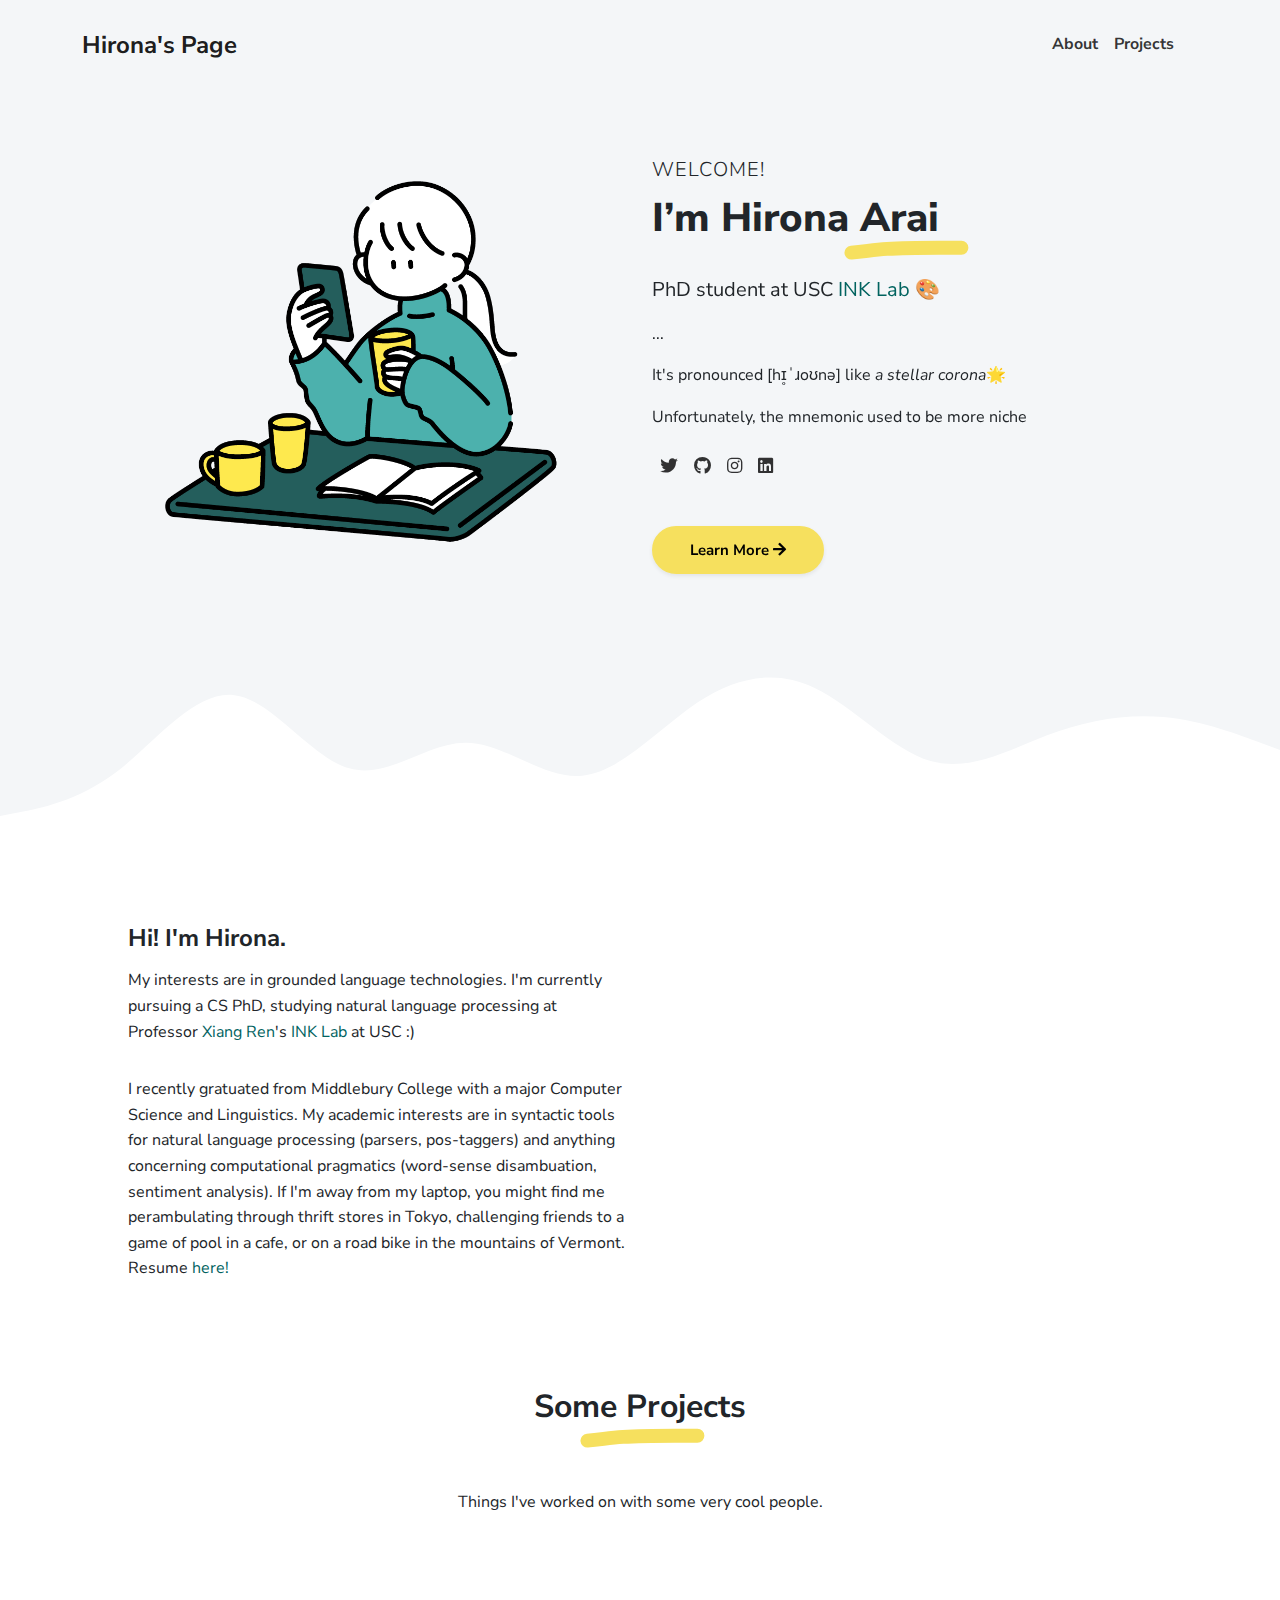
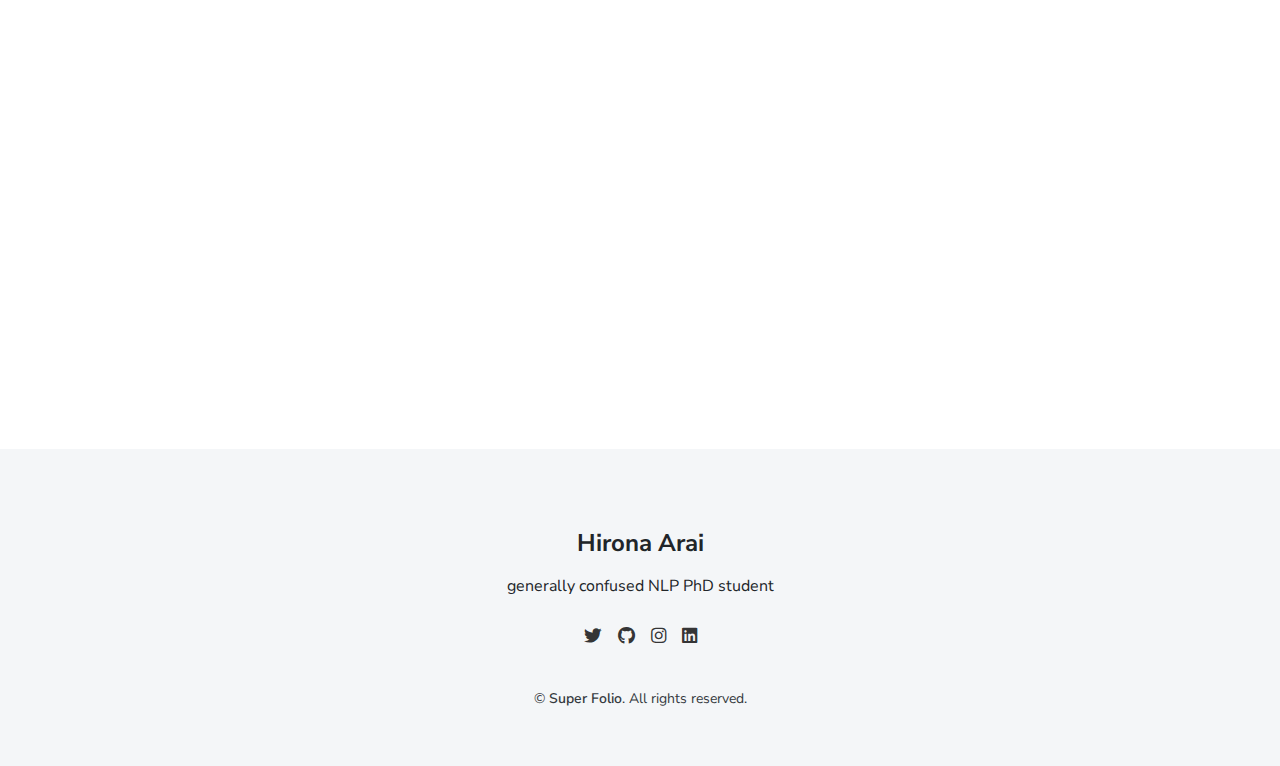
<file: index.html>
<!DOCTYPE html>
<!-- upto 2 directory depth-->
<html lang="en-US">
  <head>
    <meta charset="UTF-8">
    <meta http-equiv="X-UA-Compatible" content="IE=edge">
    <meta name="viewport" content="width=device-width, initial-scale=1">
    <title>Hirona Arai</title>
    <link rel="shortcut icon" type="images/illustrations" href="favicon.ico" />
    <link rel="preconnect" href="https://fonts.gstatic.com" crossorigin="crossorigin"/>
    <link rel="preload" as="style" href="https://fonts.googleapis.com/css2?family=Nunito+Sans:wght@300;400;700;800&amp;display=swap"/>
    <link rel="stylesheet" href="https://fonts.googleapis.com/css2?family=Nunito+Sans:wght@300;400;700;800&amp;display=swap" media="print" onload="this.media='all'"/>
    <noscript>
      <link rel="stylesheet" href="https://fonts.googleapis.com/css2?family=Nunito+Sans:wght@300;400;700;800&amp;display=swap"/>
    </noscript>
    <link href="./css/font-awesome/css/all.min.css?ver=1.2.0" rel="stylesheet">
    <link href="./css/bootstrap-icons/bootstrap-icons.css?ver=1.2.0" rel="stylesheet">
    <link href="./css/bootstrap.min.css?ver=1.2.0" rel="stylesheet">
    <link href="./css/aos.css?ver=1.2.0" rel="stylesheet">
    <link href="./css/main.css?ver=1.2.0" rel="stylesheet">
    <noscript>
      <style type="text/css">
        [data-aos] {
            opacity: 1 !important;
            transform: translate(0) scale(1) !important;
        }
      </style>
    </noscript>
  </head>
  <body id="top">
    <header class="bg-light">
      <nav class="navbar navbar-expand-lg navbar-light bg-light" id="header-nav" role="navigation">
        <div class="container"><a class="link-dark navbar-brand site-title mb-0" href="#">Hirona's Page</a>
          <button class="navbar-toggler" type="button" data-bs-toggle="collapse" data-bs-target="#navbarSupportedContent" aria-controls="navbarSupportedContent" aria-expanded="false" aria-label="Toggle navigation"><span class="navbar-toggler-icon"></span></button>
          <div class="collapse navbar-collapse" id="navbarSupportedContent">
            <ul class="navbar-nav ms-auto me-2">
              <li class="nav-item"><a class="nav-link" href="#about">About</a></li>
              <li class="nav-item"><a class="nav-link" href="#projects">Projects</a></li>
              <!-- <li class="nav-item"><a class="nav-link" href="#skills">Skills</a></li> -->
              <!-- <li class="nav-item"><a class="nav-link" href="#portfolio">Portfolio</a></li>
              <li class="nav-item"><a class="nav-link" href="#experience">Experience</a></li> -->
              <!-- <li class="nav-item"><a class="nav-link" href="#contact">Contact</a></li> -->
            </ul>
          </div>
        </div>
      </nav>
    </header>
    <div class="page-content">
      <div id="content">
<header>
  <div class="cover bg-light">
    <div class="container px-3">
      <div class="row">
        <div class="col-lg-6 p-2" data-aos="fade-right" data-aos-delay="50"><img class="img-fluid" src="images/illustrations/phone.png" alt="hello"/></div>
        <div class="col-lg-6">
          <div class="mt-5">
            <p class="lead text-uppercase mb-1">Welcome!</p>
            <h1 class="intro-title marker" data-aos="fade-left" data-aos-delay="50">I’m Hirona Arai</h1>
            <p class="lead fw-normal mt-3" data-aos="fade-up" data-aos-delay="100">PhD student at USC <a class="my" href="https://inklab.usc.edu/">INK Lab</a> 🎨</p>
            <p data-aos="fade-up" data-aos-delay="100">...</p>
            <p data-aos="fade-up" data-aos-delay="100">It's pronounced [hɪ̥ˈɹoʊnə] like <i>a stellar corona</i>🌟</p>
            <p data-aos="fade-up" data-aos-delay="100">Unfortunately, the mnemonic used to be more niche</p>
            <div class="social-nav" data-aos="fade-up" data-aos-delay="200">
              <nav role="navigation">
                <ul class="nav justify-content-left">
                  <li class="nav-item"><a class="nav-link" href="https://twitter.com/hironaarai" title="Twitter"><i class="fab fa-twitter"></i><span class="menu-title sr-only">Twitter</span></a></li>
				  <li class="nav-item"><a class="nav-link" href="https://github.com/hjarai" title="Github"><i class="fab fa-github"></i><span class="menu-title sr-only">Github</span></a></li> 
				  <!-- <li class="nav-item"><a class="nav-link" href="https://www.facebook.com/templateflip" title="Facebook"><i class="fab fa-facebook"></i><span class="menu-title sr-only">Facebook</span></a></li> -->
                  <li class="nav-item"><a class="nav-link" href="https://www.instagram.com/hironaisshort" title="Instagram"><i class="fab fa-instagram"></i><span class="menu-title sr-only">Instagram</span></a></li>
                  <li class="nav-item"><a class="nav-link" href="https://www.linkedin.com/in/hironaarai/" title="LinkedIn"><i class="fab fa-linkedin"></i><span class="menu-title sr-only">LinkedIn</span></a></li>
                  <!-- <li class="nav-item"><a class="nav-link" href="https://www.behance.net/templateflip" title="Behance"><i class="fab fa-behance"></i><span class="menu-title sr-only">Behance</span></a></li> -->
                </ul>
              </nav>
            </div>
            <div class="mt-3" data-aos="fade-up" data-aos-delay="200"><a class="btn btn-primary shadow-sm mt-1 hover-effect" href="#about">Learn More <i class="fas fa-arrow-right"></i></a></div>
          </div>
        </div>
      </div>
    </div>
  </div>
  <div class="wave-bg"></div>
</header>
<div class="section pt-4 px-3 px-lg-4" id="about">
  <div class="container-narrow">
    <div class="row">
      <div class="col-md-6">
        <h2 class="h4 my-2">Hi! I'm Hirona.</h2>
        <p>My interests are in grounded language technologies. I'm currently pursuing a CS PhD, studying natural language processing at Professor 
			<a class="my" href="https://shanzhenren.github.io/">Xiang Ren</a>'s  <a class="my" href="https://inklab.usc.edu/">INK Lab</a> at USC :)</p>
        <div class="row mt-3">
          <p>I recently gratuated from Middlebury College with a major Computer Science and Linguistics. My academic interests are in syntactic tools 
			for natural language processing (parsers, pos-taggers) and anything concerning computational pragmatics (word-sense disambuation, sentiment analysis).

          If I'm away from my laptop, you might find me perambulating through thrift stores in Tokyo, challenging friends to a game of pool in a cafe, 
		  or on a road bike in the mountains of Vermont. Resume <a class="my" href="docs/me.pdf">here!</a></p>
          <!-- <div class="col-sm-2">
            <div class="pb-1">Age:</div>
          </div>
          <div class="col-sm-10">
            <div class="pb-1 fw-bolder">28</div>
          </div>
          <div class="col-sm-2">
            <div class="pb-1">Email:</div>
          </div>
          <div class="col-sm-10">
            <div class="pb-1 fw-bolder">walter@company.com</div>
          </div>
          <div class="col-sm-2">
            <div class="pb-1">Skype:</div>
          </div>
          <div class="col-sm-10">
            <div class="pb-1 fw-bolder">username@skype.com</div>
          </div>
          <div class="col-sm-2">
            <div class="pb-1">Phone:</div>
          </div>
          <div class="col-sm-10">
            <div class="pb-1 fw-bolder">+0718-111-0011</div>
          </div>
          <div class="col-sm-2">
            <div class="pb-1">Address:</div>
          </div>
          <div class="col-sm-10">
            <div class="pb-1 fw-bolder">New Delhi, India</div>
          </div>
          <div class="col-sm-2">
            <div class="pb-1">Staus:</div>
          </div>
          <div class="col-sm-10">
            <div class="pb-1 fw-bolder">Available</div>
          </div> -->
        </div>
      </div>
      <div class="col-md-5 offset-md-1" data-aos="fade-left" data-aos-delay="100"><img class="avatar img-fluid mt-2" src="images/orangeavatar.jpg" width="400" height="400" alt="Hirona"/></div>
    </div>
  </div>
</div>
<div class="section px-3 px-lg-4 pt-5" id="projects">
  <div class="container-narrow">
    <div class="text-center mb-5">
      <h2 class="marker marker-center">Some Projects</h2>
    </div>
    <div class="text-center">
      <p class="mx-auto mb-3" style="max-width:600px">Things I've worked on with some very cool people.</p>
    </div>
	<div class="row py-3">
		<div class="col-md-3 text-center" data-aos="fade-up" data-aos-delay="100"> <a class="nav-link hover-effect" href="docs/poster.pdf"><img class="mb-2"
				src="images/illustrations/google.png" width="196" height="196" alt="thesis" href="docs/poster.pdf" />
			
				<div class="h5">Poetry POS tagger</div>
			</a>
			<p>For my undergraduate CS senior thesis, I explored improving part-of-speech tagging on a corpus of poetry with
				Professor <a class="my" href="jjfoley.me">John Foley</a></p>
		</div>
		<div class="col-md-3 text-center" data-aos="fade-up" data-aos-delay="200"><a class="nav-link hover-effect" href="https://www.middood.herokuapp.com"><img class="mb-2"
				src="images/illustrations/think.png" width="196" height="196" alt="midd mood" />
			
				<div class="h5">MiddMood <br> </div>
			</a>
			<p>How is Middlebury feeling? We <a class="my" href="https://github.com/hjarai/cs701-MiddMood#readme">scraped and
					classified</a> over two-years' worth of student tweets to <a class="my" href="https://github.com/hjarai/dashboard">visualize</a>
				campus mood, inspired by <a class="my" href="https://hedonometer.org/">Peter Dodd's hedonometer</a>.
		</div>
		<div class="col-md-3 text-center" data-aos="fade-up" data-aos-delay="300"><a class="nav-link hover-effect" href="https://github.com/hjarai/spotify"><img class="mb-2"
				src="images/illustrations/music.png" width="196" height="196" alt="spotify" />
			
				<div class="h5">OneList for Spotify</div>
			</a>
			<p>Create group playlists on Spotify with your non-Spotify friends! Produced by a team of 8 with Professor
				Andrews during COVID fall across 5 different time zones.</p>
		</div>
		<div class="col-md-3 text-center" data-aos="fade-up" data-aos-delay="400"><a class="nav-link hover-effect" href="docs/schwa.pdf"><img class="mb-2"
				src="images/illustrations/maps.png" width="196" height="196" alt="speech" />
			
				<div class="h5">Phonology study</div>
			</a>
			<p>How do English syllables and schwa get mapped to the Japanese mora and vowel inventories? Study of Japanese
				speakers' use of English loan words with Professor Baird.</p>
			</p>
		</div>
	</div>
	</div>
</div>
<!-- <div class="section px-3 px-lg-4 pt-5" id="skills">
  <div class="container-narrow">
    <div class="text-center mb-5">
      <h2 class="marker marker-center">My Skills</h2>
    </div>
    <div class="text-center">
      <p class="mx-auto mb-3" style="max-width:600px">I am a quick learner and specialize in multitude of skills required for Web Application Development and Product Design</p>
    </div>
    <div class="bg-light p-3">
      <div class="row">
        <div class="col-md-5">
          <div class="py-1">
            <div class="d-flex text-small fw-bolder"><span class="me-auto">HTML5</span><span>90%</span></div>
            <div class="progress my-1">
              <div class="progress-bar bg-primary" role="progressbar" data-aos="zoom-in-right" data-aos-delay="100" data-aos-anchor=".skills-section" style="width: 90%" aria-valuenow="90" aria-valuemin="0" aria-valuemax="100"></div>
            </div>
          </div>
          <div class="py-1">
            <div class="d-flex text-small fw-bolder"><span class="me-auto">CSS3</span><span>90%</span></div>
            <div class="progress my-1">
              <div class="progress-bar bg-primary" role="progressbar" data-aos="zoom-in-right" data-aos-delay="200" data-aos-anchor=".skills-section" style="width: 90%" aria-valuenow="90" aria-valuemin="0" aria-valuemax="100"></div>
            </div>
          </div>
          <div class="py-1">
            <div class="d-flex text-small fw-bolder"><span class="me-auto">JavaScript</span><span>80%</span></div>
            <div class="progress my-1">
              <div class="progress-bar bg-primary" role="progressbar" data-aos="zoom-in-right" data-aos-delay="300" data-aos-anchor=".skills-section" style="width: 80%" aria-valuenow="80" aria-valuemin="0" aria-valuemax="100"></div>
            </div>
          </div>
          <div class="py-1">
            <div class="d-flex text-small fw-bolder"><span class="me-auto">React</span><span>75%</span></div>
            <div class="progress my-1">
              <div class="progress-bar bg-primary" role="progressbar" data-aos="zoom-in-right" data-aos-delay="300" data-aos-anchor=".skills-section" style="width: 75%" aria-valuenow="75" aria-valuemin="0" aria-valuemax="100"></div>
            </div>
          </div>
        </div>
        <div class="col-md-5 offset-md-2">
          <div class="py-1">
            <div class="d-flex text-small fw-bolder"><span class="me-auto">PHP</span><span>70%</span></div>
            <div class="progress my-1">
              <div class="progress-bar bg-primary" role="progressbar" data-aos="zoom-in-right" data-aos-delay="400" data-aos-anchor=".skills-section" style="width: 70%" aria-valuenow="70" aria-valuemin="0" aria-valuemax="100"></div>
            </div>
          </div>
          <div class="py-1">
            <div class="d-flex text-small fw-bolder"><span class="me-auto">WordPress</span><span>70%</span></div>
            <div class="progress my-1">
              <div class="progress-bar bg-primary" role="progressbar" data-aos="zoom-in-right" data-aos-delay="500" data-aos-anchor=".skills-section" style="width: 70%" aria-valuenow="70" aria-valuemin="0" aria-valuemax="100"></div>
            </div>
          </div>
          <div class="py-1">
            <div class="d-flex text-small fw-bolder"><span class="me-auto">MySQL</span><span>60%</span></div>
            <div class="progress my-1">
              <div class="progress-bar bg-primary" role="progressbar" data-aos="zoom-in-right" data-aos-delay="600" data-aos-anchor=".skills-section" style="width: 60%" aria-valuenow="60" aria-valuemin="0" aria-valuemax="100"></div>
            </div>
          </div>
          <div class="py-1">
            <div class="d-flex text-small fw-bolder"><span class="me-auto">Photoshop</span><span>60%</span></div>
            <div class="progress my-1">
              <div class="progress-bar bg-primary" role="progressbar" data-aos="zoom-in-right" data-aos-delay="600" data-aos-anchor=".skills-section" style="width: 60%" aria-valuenow="60" aria-valuemin="0" aria-valuemax="100"></div>
            </div>
          </div>
        </div>
      </div>
    </div>
  </div>
</div>
<div class="section px-2 px-lg-4 pt-5" id="portfolio">
  <div class="container">
    <div class="text-center mb-5">
      <h2 class="marker marker-center">Portfolio </h2>
    </div>
    <div class="grid bp-gallery pb-3" data-aos="zoom-in-up" data-aos-delay="100">
      <div class="grid-sizer"></div>
      <div class="grid-item"><a href="https://dribbble.com">
          <figure class="portfolio-item"><img src="images/portfolio/1-small.png" data-bp="images/portfolio/1.jpg"/>
            <figcaption>
              <h4 class="h5 mb-0">Web Design</h4>
              <div>Dribbble.com</div>
            </figcaption>
          </figure></a></div>
      <div class="grid-item"><a href="https://github.com">
          <figure class="portfolio-item"><img src="images/portfolio/2-small.png" data-bp="images/portfolio/2.jpg" data-caption="Example of an optional caption."/>
            <figcaption> 
              <h4 class="h5 mb-0">Web Development</h4>
              <div>GitHub.com</div>
            </figcaption>
          </figure></a></div>
      <div class="grid-item"><a href="https://soundcloud.com/">
          <figure class="portfolio-item"><img src="images/portfolio/3-small.png" data-bp="images/portfolio/3.jpg" data-caption="Example of an optional caption."/>
            <figcaption> 
              <h4 class="h5 mb-0">Audio Mixing</h4>
              <div>Soundcloud.com</div>
            </figcaption>
          </figure></a></div>
      <div class="grid-item"><a href="https://www.adobe.com/">
          <figure class="portfolio-item"><img src="images/portfolio/4-small.png" data-bp="images/portfolio/4.jpg"/>
            <figcaption>
              <h4 class="h5 mb-0">Video Editing</h4>
              <div>Adobe After Effects</div>
            </figcaption>
          </figure></a></div>
      <div class="grid-item"><a href="https://www.adobe.com/">
          <figure class="portfolio-item"><img src="images/portfolio/5-small.png" data-bp="images/portfolio/5.jpg"/>
            <figcaption>
              <h4 class="h5 mb-0">Photography</h4>
              <div>Adobe Photoshop</div>
            </figcaption>
          </figure></a></div>
      <div class="grid-item"><a href="https://www.android.com/">
          <figure class="portfolio-item"><img src="images/portfolio/6-small.png" data-bp="images/portfolio/6.jpg"/>
            <figcaption>
              <h4 class="h5 mb-0">App Development</h4>
              <div>Android</div>
            </figcaption>
          </figure></a></div>
      <div class="grid-item"><a href="https://flutter.dev/">
          <figure class="portfolio-item"><img src="images/portfolio/7-small.png" data-bp="images/portfolio/7.jpg"/>
            <figcaption>
              <h4 class="h5 mb-0">App Design</h4>
              <div>Flutter</div>
            </figcaption>
          </figure></a></div>
      <div class="grid-item"><a href="https://flutter.dev/">
          <figure class="portfolio-item"><img src="images/portfolio/8-small.png" data-bp="images/portfolio/8.jpg"/>
            <figcaption>
              <h4 class="h5 mb-0">App Development</h4>
              <div>Flutter</div>
            </figcaption>
          </figure></a></div>
    </div>
  </div>
</div>
<div class="section px-3 px-lg-4 pt-5" id="experience">
  <div class="container-narrow">
    <div class="text-center mb-5">
      <h2 class="marker marker-center">Experience</h2>
    </div>
    <div class="row">
      <div class="col-md-6">
        <div class="card mb-3" data-aos="fade-right" data-aos-delay="100">
          <div class="card-header px-3 py-2">
            <div class="d-flex justify-content-between">
              <div>
                <h3 class="h5 mb-1">UI/UX Design</h3>
                <div class="text-muted text-small">Designerr Inc. <small>(2012-2014)</small></div>
              </div><img src="images/services/ui-ux.svg" width="48" height="48" alt="ui-ux"/>
            </div>
          </div>
          <div class="card-body px-3 py-2">
            <p>Leverage agile frameworks to provide a robust synopsis for high level overviews. Iterative approaches to corporate strategy foster collaborative thinking to further the overall value proposition.</p>
            <p>Organically grow the holistic world view of disruptive innovation via workplace diversity and empowerment.</p>
          </div>
        </div>
      </div>
      <div class="col-md-6">
        <div class="card mb-3" data-aos="fade-left" data-aos-delay="300">
          <div class="card-header px-3 py-2">
            <div class="d-flex justify-content-between">
              <div>
                <h3 class="h5 mb-1">App Development</h3>
                <div class="text-muted text-small">MakeMyApp LLC. <small>(2015-2018)</small></div>
              </div><img src="images/services/app-development.svg" width="48" height="48" alt="app development"/>
            </div>
          </div>
          <div class="card-body px-3 py-2">
            <p>Leverage agile frameworks to provide a robust synopsis for high level overviews. Iterative approaches to corporate strategy foster collaborative thinking to further the overall value proposition.</p>
            <p>Organically grow the holistic world view of disruptive innovation via workplace diversity and empowerment.</p>
          </div>
        </div>
      </div>
      <div class="col-md-6">
        <div class="card mb-3" data-aos="fade-right" data-aos-delay="200">
          <div class="card-header px-3 py-2">
            <div class="d-flex justify-content-between">
              <div>
                <h3 class="h5 mb-1">Web Design</h3>
                <div class="text-muted text-small">Webbie LLC. <small>(2018-2020)</small></div>
              </div><img src="images/services/web-design.svg" width="48" height="48" alt="web design"/>
            </div>
          </div>
          <div class="card-body px-3 py-2">
            <p>Leverage agile frameworks to provide a robust synopsis for high level overviews. Iterative approaches to corporate strategy foster collaborative thinking to further the overall value proposition.</p>
            <p>Organically grow the holistic world view of disruptive innovation via workplace diversity and empowerment.</p>
          </div>
        </div>
      </div>
      <div class="col-md-6">
        <div class="card mb-3" data-aos="fade-left" data-aos-delay="400">
          <div class="card-header px-3 py-2">
            <div class="d-flex justify-content-between">
              <div>
                <h3 class="h5 mb-1">Full Stack Development</h3>
                <div class="text-muted text-small">Coder Inc. <small>(2020-2021)</small></div>
              </div><img src="images/services/full-stack.svg" width="48" height="48" alt="full stack"/>
            </div>
          </div>
          <div class="card-body px-3 py-2">
            <p>Leverage agile frameworks to provide a robust synopsis for high level overviews. Iterative approaches to corporate strategy foster collaborative thinking to further the overall value proposition.</p>
            <p>Organically grow the holistic world view of disruptive innovation via workplace diversity and empowerment.</p>
          </div>
        </div>
      </div>
    </div>
  </div>
</div>
<div class="section px-3 px-lg-4 pt-5" id="testimonials">
  <div class="container-narrow">
    <div class="text-center mb-5">
      <h2 class="marker marker-center">Friend Testimonials</h2>
    </div>
    <div class="row"> 
      <div class="col-md-6 mb-5" data-aos="fade-right" data-aos-delay="100">
        <div class="d-flex ms-md-3"><span><i class="fas fa-2x fa-quote-left"></i></span><span class="m-2">Walter displays exemplary professionalism and is able to take on challenges. He learns quickly and is an asset to any team.</span></div>
        <div class="d-flex justify-content-end align-items-end">
          <div class="text-end me-2">
            <div class="fw-bolder">Aiyana</div>
            <div class="text-small">CEO / Web Design Company</div>
          </div><img class="me-md-3 rounded" src="images/testimonials/client1.jpg" width="96" height="96" alt="client 1"/>
        </div>
      </div>
      <div class="col-md-6 mb-5" data-aos="fade-left" data-aos-delay="300">
        <div class="d-flex ms-md-3"><span><i class="fas fa-2x fa-quote-left"></i></span><span class="m-2">Walter displays exemplary professionalism and is able to take on challenges. He learns quickly and is an asset to any team.</span></div>
        <div class="d-flex justify-content-end align-items-end">
          <div class="text-end me-2">
            <div class="fw-bolder">Alexander</div>
            <div class="text-small">CEO / Web Design Company</div>
          </div><img class="me-md-3 rounded" src="images/testimonials/client2.jpg" width="96" height="96" alt="client 1"/>
        </div>
      </div>
      <div class="col-md-6 mb-5" data-aos="fade-right" data-aos-delay="200">
        <div class="d-flex ms-md-3"><span><i class="fas fa-2x fa-quote-left"></i></span><span class="m-2">Walter is a great co-worker and problem solver. He is quick to extend his helping hand and makes a good team player.</span></div>
        <div class="d-flex justify-content-end align-items-end">
          <div class="text-end me-2">
            <div class="fw-bolder">Ariya</div>
            <div class="text-small">Web Developer</div>
          </div><img class="me-md-3 rounded" src="images/testimonials/client3.jpg" width="96" height="96" alt="client 1"/>
        </div>
      </div>
      <div class="col-md-6 mb-5" data-aos="fade-left" data-aos-delay="400">
        <div class="d-flex ms-md-3"><span><i class="fas fa-2x fa-quote-left"></i></span><span class="m-2">Walter is a great co-worker and problem solver. He is quick to extend his helping hand and makes a good team player.</span></div>
        <div class="d-flex justify-content-end align-items-end">
          <div class="text-end me-2">
            <div class="fw-bolder">Braiden</div>
            <div class="text-small">Web Designer</div>
          </div><img class="me-md-3 rounded" src="images/testimonials/client4.jpg" width="96" height="96" alt="client 1"/>
        </div>
      </div>
    </div>
  </div>
</div> -->
<!-- <div class="section px-2 px-lg-4 pb-4 pt-5 mb-5" id="contact">
  <div class="container-narrow">
    <div class="text-center mb-5">
      <h2 class="marker marker-center">Contact Me</h2>
    </div>
    <div class="row">
      <div class="col-md-6" data-aos="zoom-in" data-aos-delay="100">
        <div class="bg-light my-2 p-3 pt-2"><form action="https://formspree.io/your@email.com"
    method="POST">
    <div class="form-group my-2">
      <label for="name" class="form-label fw-bolder">Name</label>
      <input class="form-control" type="text" id="name" name="name" required>
    </div>
    <div class="form-group my-2">
      <label for="email" class="form-label fw-bolder">Email</label>
      <input class="form-control" type="email" id="email" name="_replyto" required>
    </div>
  <div class="form-group my-2">
    <label for="message" class="form-label fw-bolder">Message</label>
    <textarea class="form-control" style="resize: none;" id="message" name="message" rows="4" required></textarea>
  </div>
  <button class="btn btn-primary mt-2" type="submit">Send</button>
</form>
        </div>
      </div>
      <div class="col-md-6" data-aos="fade-left" data-aos-delay="300">
        <div class="mt-3 px-1">
          <div class="h5">Let’s talk how I can help you!</div>
          <p>If you like my work and want to avail my services then drop me a message using the contact form. </p>
          <p>Or get in touch using my email, skype or my contact number.</p>
          <p>See you!</p>
        </div>
        <div class="mt-53 px-1">
          <div class="row"> 
            <div class="col-sm-2">
              <div class="pb-1">Email:</div>
            </div>
            <div class="col-sm-10">
              <div class="pb-1 fw-bolder">walter@company.com</div>
            </div>
            <div class="col-sm-2">
              <div class="pb-1">Skype:</div>
            </div>
            <div class="col-sm-10">
              <div class="pb-1 fw-bolder">username@skype.com</div>
            </div>
            <div class="col-sm-2">
              <div class="pb-1">Phone:</div>
            </div>
            <div class="col-sm-10">
              <div class="pb-1 fw-bolder">+0718-111-0011</div>
            </div>
          </div>
        </div>
      </div>
    </div>
  </div>
</div> -->
<footer class="pt-4 pb-4 text-center bg-light">
  <div class="container">
    <div class="my-3">
      <div class="h4">Hirona Arai</div>
      <p>generally confused NLP PhD student</p>
      <div class="social-nav">
        <nav role="navigation">
          <ul class="nav justify-content-center">
            <li class="nav-item"><a class="nav-link" href="https://twitter.com/hironaarai" title="Twitter"><i class="fab fa-twitter"></i><span class="menu-title sr-only">Twitter</span></a></li>
			<li class="nav-item"><a class="nav-link" href="https://github.com/hjarai" title="Github"><i class="fab fa-github"></i><span class="menu-title sr-only">Github</span></a></li>
            <!-- <li class="nav-item"><a class="nav-link" href="https://www.facebook.com/templateflip" title="Facebook"><i class="fab fa-facebook"></i><span class="menu-title sr-only">Facebook</span></a></li> -->
            <li class="nav-item"><a class="nav-link" href="https://www.instagram.com/hironaisshort" title="Instagram"><i class="fab fa-instagram"></i><span class="menu-title sr-only">Instagram</span></a></li>
            <li class="nav-item"><a class="nav-link" href="https://www.linkedin.com/hironaarai" title="LinkedIn"><i class="fab fa-linkedin"></i><span class="menu-title sr-only">LinkedIn</span></a></li>
            <!-- <li class="nav-item"><a class="nav-link" href="https://www.behance.net/templateflip" title="Behance"><i class="fab fa-behance"></i><span class="menu-title sr-only">Behance</span></a></li> -->
          </ul>
        </nav>
      </div>
    </div>
    <div class="text-small text-secondary">
      <div class="mb-1">&copy; <a href="https://templateflip.com/" target="_blank"> Super Folio</a>. All rights reserved.</div>
    </div>
  </div>
</footer></div>
    </div>
    <div id="scrolltop"><a class="btn btn-secondary" href="#top"><span class="icon"><i class="fas fa-angle-up fa-x"></i></span></a></div>
    <script src="./scripts/imagesloaded.pkgd.min.js?ver=1.2.0"></script>
    <script src="./scripts/masonry.pkgd.min.js?ver=1.2.0"></script>
    <script src="./scripts/BigPicture.min.js?ver=1.2.0"></script>
    <script src="./scripts/purecounter.min.js?ver=1.2.0"></script>
    <script src="./scripts/bootstrap.bundle.min.js?ver=1.2.0"></script>
    <script src="./scripts/aos.min.js?ver=1.2.0"></script>
    <script src="./scripts/main.js?ver=1.2.0"></script>
  </body>
</html>
</file>
<file: css/main.css>
html, body {
  overflow-x: hidden;
}

/**
 * Enable smooth scrolling on the whole document
 */
html {
  scroll-behavior: smooth;
}

/**
 * Disable smooth scrolling when users have prefers-reduced-motion enabled
 */
@media screen and (prefers-reduced-motion: reduce) {
  html {
    scroll-behavior: auto;
  }
}

/**
 * Add .section to every anchored element for scroll margin
 */
.section {
  scroll-margin-top: 2rem;
}

/* Header */
.site-title {
  font-size: 1.5rem;
  font-weight: 700;
  line-height: 3rem;
  text-decoration: none;
}

@media (min-width: 48em) {
  .site-title {
    float: left;
  }
}

.nav-link {
  font-weight: 700;
  color: rgba(0, 0, 0, 0.8) !important;
}

.social-nav .nav-link {
  padding: 0 0.5rem;
  font-size: 1.1rem;
  line-height: 2.5rem;
}

.nav-link:hover,
.nav-link:focus,
.active .nav-link {
  color: rgba(0, 0, 0, 0.6) !important;
}


/* Hero (intro) section */
.intro-title {
  font-weight: 800;
}

@-webkit-keyframes animateWave {
  0% {
    transform: scale(1, 0);
  }
  100% {
    transform: scale(1, 1);
  }
}

@keyframes animateWave {
  0% {
    transform: scale(1, 0);
  }
  100% {
    transform: scale(1, 1);
  }
}

.wave-bg {
  display: block;
  height: 220px;
  width: 100%;
  min-width: 600px;
  transform-origin: top;
  -webkit-animation: animateWave 2000ms cubic-bezier(0.23, 1, 0.32, 1) forwards;
          animation: animateWave 2000ms cubic-bezier(0.23, 1, 0.32, 1) forwards;
  background-image: url("../images/wave-bg.svg");
  background-position: center;
  background-repeat: no-repeat;
}

img.avatar {
  border-radius: 30px;
}

/* Masonary grid for portfolio */
.grid:after {
  content: '';
  display: block;
  clear: both;
}

/* Grid Item */
.grid-sizer,
.grid-item {
  width: 100%;
}

.grid-item {
  padding-bottom: 12px;
}

@media (min-width: 48em) {
  .grid-sizer,
  .grid-item {
    width: 25%;
  }
  .grid-item {
    float: left;
    padding: 6px;
  }
}

.grid-item img {
  display: block;
  width: 100%;
  max-width: 100%;
}

/* Portfolio */
.portolio-section .container {
  padding: 0;
}

.portfolio-item {
  position: relative;
  overflow: hidden;
  text-align: center;
  margin: 0;
}

.portfolio-item figcaption {
  position: absolute;
  top: auto;
  bottom: 0;
  left: 0;
  width: 100%;
  padding: 12px;
  background: rgba(255, 255, 255, 0.75);
  transition: transform 0.35s;
  transform: translate3d(0, 100%, 0);
}

.portfolio-item figcaption h4 {
  color: #222;
  font-size: 16px;
  text-transform: uppercase;
  font-weight: 700;
  margin-bottom: 3px;
}

.portfolio-item figcaption p {
  color: #444;
  font-size: 14px;
  font-weight: 600;
  margin-bottom: 0;
}

.portfolio-item:hover figcaption {
  transform: translate3d(0, 0, 0);
}

/* Portolio Caption */
#bp_container .bp-xc {
  background: #F6E05E !important;
}

#bp_caption a {
  text-decoration: none;
}

/* Footer section */
footer a:not(.nav-link) {
  color: inherit;
  font-weight: 600;
  text-decoration: none;
  cursor: pointer;
}

/* Scroll Top */
#scrolltop {
  display: block;
  visibility: hidden;
  opacity: 0;
  transition: visibility 0s, opacity 0.5s ease-in;
  position: fixed;
  bottom: 20px;
  right: 20px;
}

#scrolltop .btn {
  padding: 3px 11px;
  border-radius: 50%;
}

/* Additional utility styles */
.container-narrow {
  max-width: 1024px;
  margin: 0 auto;
}

.text-small {
  font-size: 0.875rem;
}

.text-uppercase {
  letter-spacing: 0.05em;
}

.hover-effect {
  transition: transform .18s ease-in-out;
}

.hover-effect:hover {
  transform: translateY(-2px);
}

.marker {
  position: relative;
  display: inline;
  width: auto;
}

.marker-center {
  padding-right: 0;
}

.marker:after {
  content: "";
  width: 125px;
  height: 30px;
  position: absolute;
  bottom: -25px;
  right: -30px;
  background-image: url("../images/marker.svg");
  background-repeat: no-repeat;
}

.marker-center:after {
  bottom: -30px;
  left: 50%;
  margin-left: -60px;
}

@media (max-width: 575.98px) {
  .marker {
    padding-right: 0;
  }
  .marker:after {
    bottom: -30px;
    left: 50%;
    margin-left: -60px;
  }
}

.entry-title a {
  text-decoration: none;
}

.my {
  -moz-transition: border-bottom-color 0.2s ease, color 0.2s ease;
  -webkit-transition: border-bottom-color 0.2s ease, color 0.2s ease;
  -ms-transition: border-bottom-color 0.2s ease, color 0.2s ease;
  transition: border-bottom-color 0.2s ease, color 0.2s ease;
  text-decoration: none;
  color: #01635F;
  /* border-bottom: dotted 1px rgba(88, 88, 88, 0.5); */
}

.my:hover {
  /* border-bottom: dotted 1px rgba(88, 88, 88, 0.5); */
  color: #61b1ad !important;
  }
</file>
